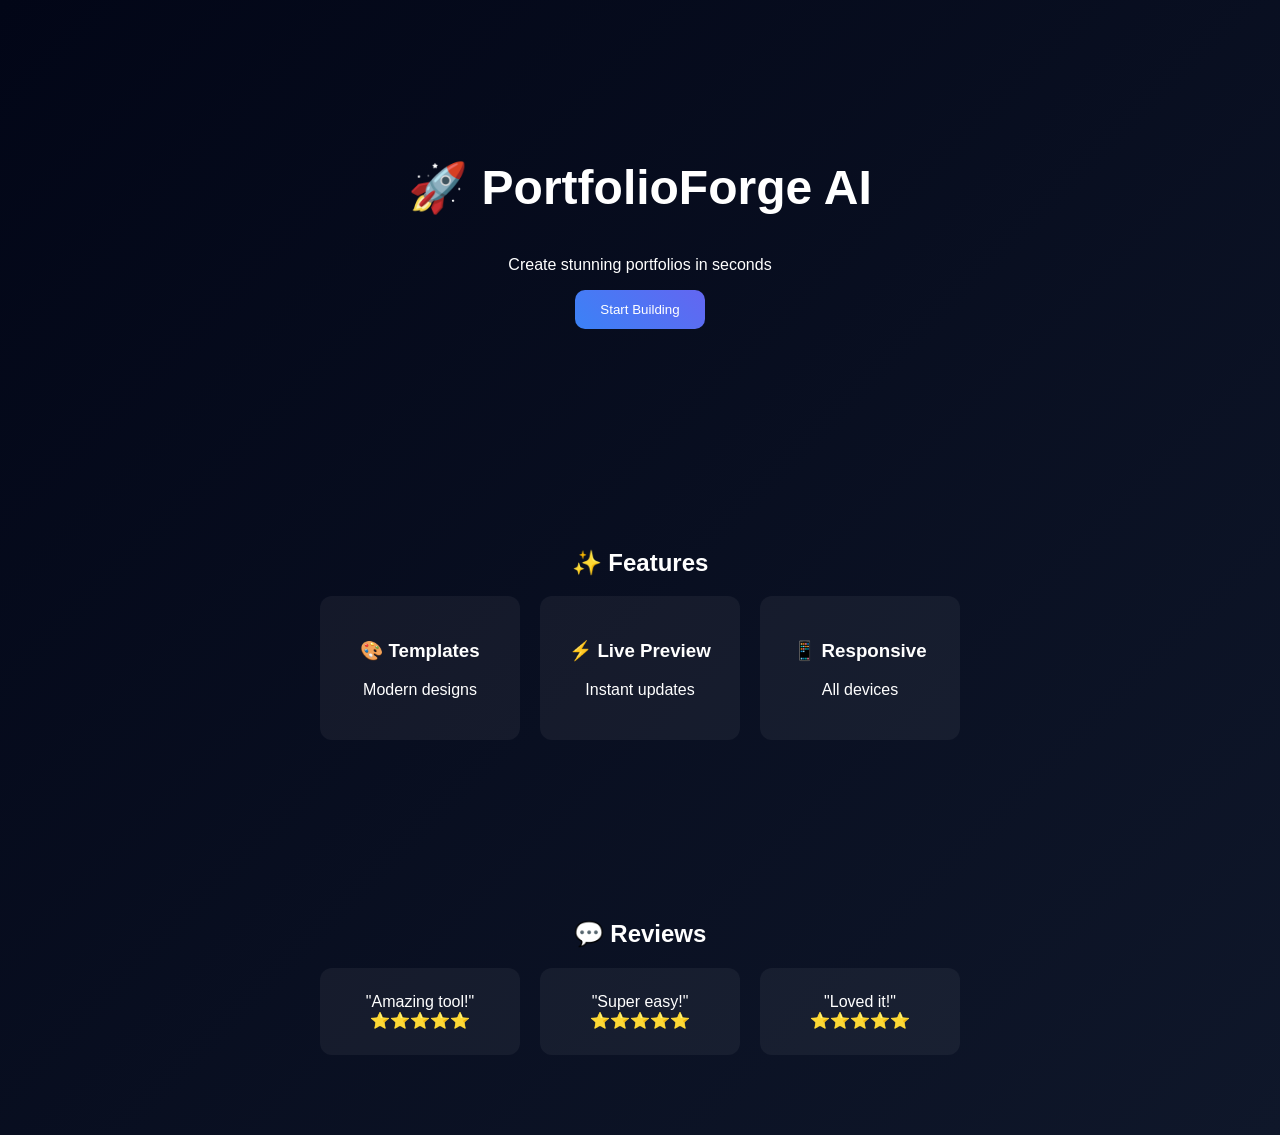
<file: index.html>
<!DOCTYPE html>
<html>
<head>
  <title>PortfolioForge AI</title>
  <link rel="stylesheet" href="style.css">
</head>
<body>

<section class="hero">
  <h1>🚀 PortfolioForge AI</h1>
  <p>Create stunning portfolios in seconds</p>
  <a href="builder.html"><button class="cta">Start Building</button></a>
</section>

<section class="section">
  <h2>✨ Features</h2>
  <div class="grid">
    <div class="card"><h3>🎨 Templates</h3><p>Modern designs</p></div>
    <div class="card"><h3>⚡ Live Preview</h3><p>Instant updates</p></div>
    <div class="card"><h3>📱 Responsive</h3><p>All devices</p></div>
  </div>
</section>

<section class="section">
  <h2>💬 Reviews</h2>
  <div class="grid">
    <div class="card">"Amazing tool!" ⭐⭐⭐⭐⭐</div>
    <div class="card">"Super easy!" ⭐⭐⭐⭐⭐</div>
    <div class="card">"Loved it!" ⭐⭐⭐⭐⭐</div>
  </div>
</section>

</body>
</html>
</file>
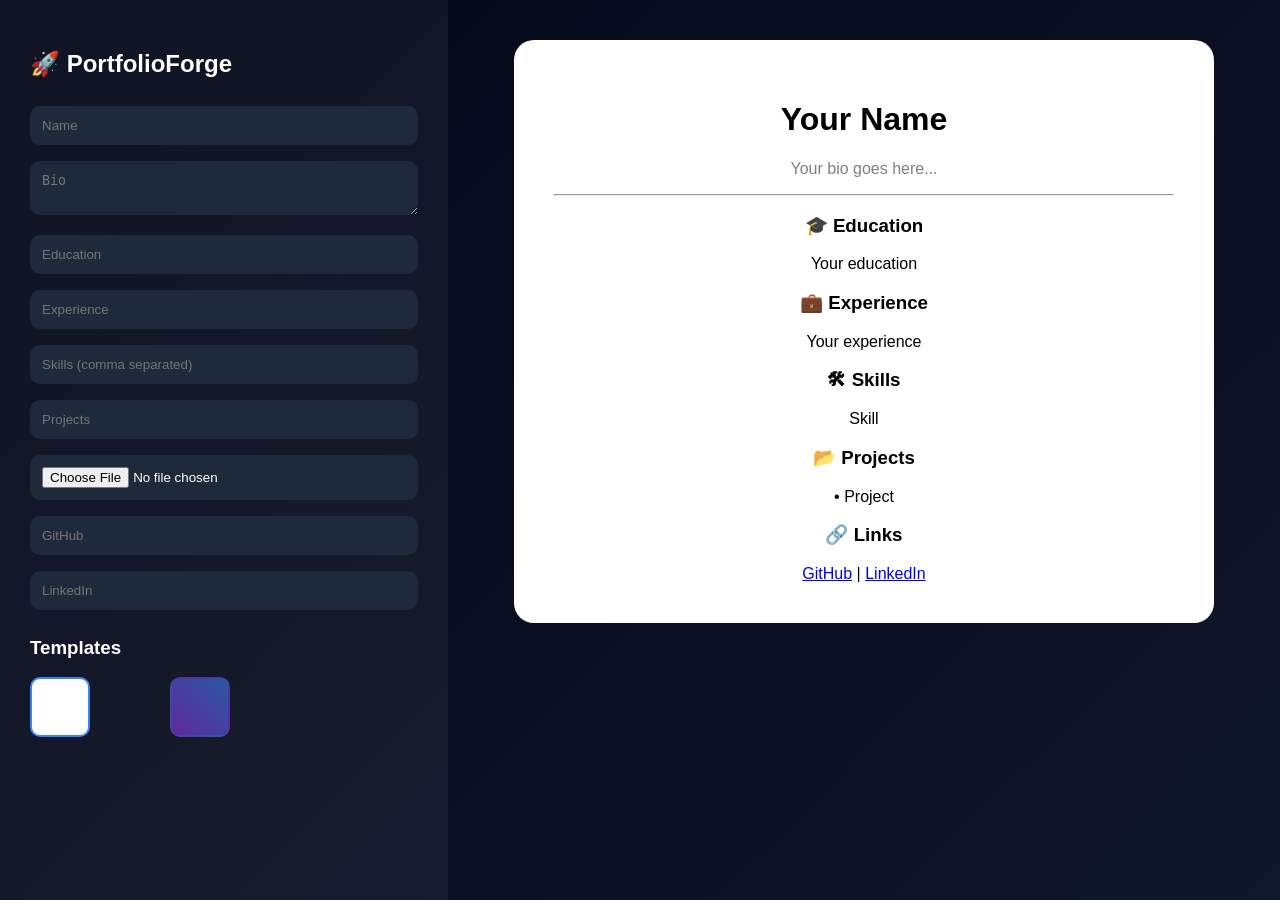
<file: builder.html>
<!DOCTYPE html>
<html>
<head>
  <title>Builder</title>
  <link rel="stylesheet" href="style.css">
</head>

<body>

<div class="app">

  <!-- LEFT -->
  <div class="left">
    <h2>🚀 PortfolioForge</h2>

    <input id="name" placeholder="Name">
    <textarea id="bio" placeholder="Bio"></textarea>
    <input id="education" placeholder="Education">
    <input id="experience" placeholder="Experience">
    <input id="skills" placeholder="Skills (comma separated)">
    <input id="projects" placeholder="Projects">
    <input type="file" id="image">
    <input id="github" placeholder="GitHub">
    <input id="linkedin" placeholder="LinkedIn">

    <h3>Templates</h3>

    <div class="templates">
      <div class="template t1 active" onclick="setTemplate('minimal',this)"></div>
      <div class="template t2" onclick="setTemplate('dark',this)"></div>
      <div class="template t3" onclick="setTemplate('creative',this)"></div>
    </div>

  </div>

  <!-- RIGHT -->
  <div class="right">
    <div id="preview"></div>
  </div>

</div>

<script src="script.js"></script>
</body>
</html>
</file>
<file: style.css>
* { box-sizing: border-box; }

body {
  margin: 0;
  font-family: 'Segoe UI', sans-serif;
  background: linear-gradient(135deg,#020617,#0f172a);
  color: white;
}

/* HERO */
.hero {
  text-align: center;
  padding: 120px 20px;
}
.hero h1 { font-size: 3rem; }
.cta {
  padding: 12px 25px;
  background: linear-gradient(45deg,#3b82f6,#6366f1);
  border: none;
  border-radius: 10px;
  color: white;
}

/* SECTION */
.section {
  text-align: center;
  padding: 80px 20px;
}

/* GRID */
.grid {
  display: flex;
  justify-content: center;
  gap: 20px;
  flex-wrap: wrap;
}

/* CARD */
.card {
  background: rgba(255,255,255,0.05);
  padding: 25px;
  border-radius: 12px;
  width: 200px;
  transition: 0.3s;
}
.card:hover { transform: translateY(-10px); }

/* APP */
.app {
  display: flex;
  height: 100vh;
}

/* LEFT PANEL */
.left {
  width: 35%;
  padding: 30px;
  background: rgba(255,255,255,0.05);
}

input, textarea {
  width: 100%;
  margin: 8px 0;
  padding: 12px;
  border-radius: 10px;
  border: none;
  background: #1e293b;
  color: white;
}

/* TEMPLATE */
.templates {
  display: flex;
  gap: 10px;
}
.template {
  width: 60px;
  height: 60px;
  border-radius: 10px;
  cursor: pointer;
  opacity: 0.6;
  border: 2px solid transparent;
}
.template.active {
  border: 2px solid #3b82f6;
  opacity: 1;
}
.t1 { background: white; }
.t2 { background: #111827; }
.t3 { background: linear-gradient(45deg,#9333ea,#3b82f6); }

/* RIGHT PANEL */
.right {
  width: 65%;
  padding: 40px;
}

/* PREVIEW */
#preview {
  background: white;
  color: black;
  padding: 40px;
  border-radius: 20px;
  min-height: 500px;
  max-width: 700px;
  margin: auto;
  animation: fade 0.5s ease;
}

@keyframes fade {
  from {opacity:0; transform:translateY(20px);}
  to {opacity:1;}
}

/* MOBILE */
@media(max-width:768px){
  .app { flex-direction: column; }
  .left, .right { width: 100%; }
}
</file>
